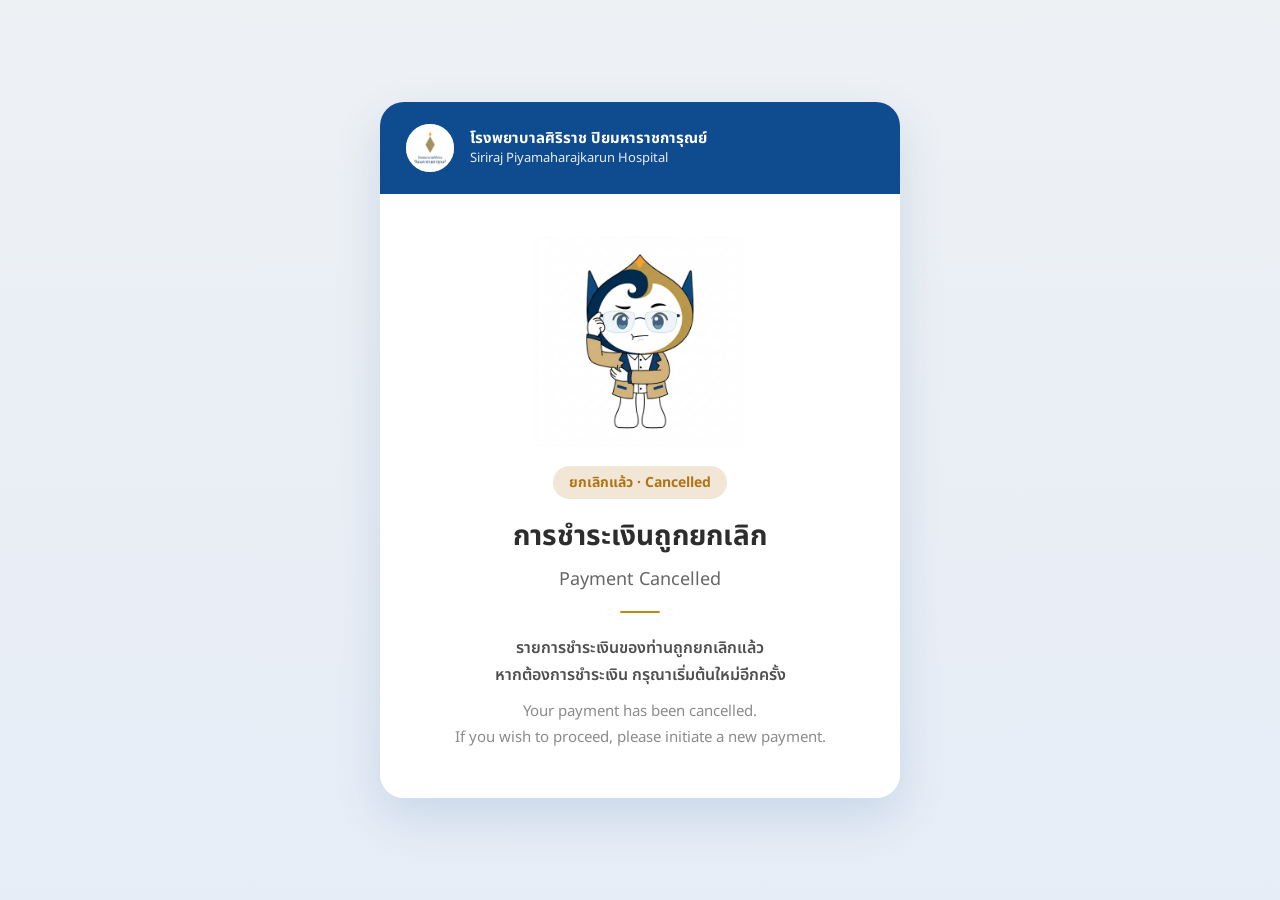
<file: cancle/index.html>
<!DOCTYPE html>
<html lang="th">
<head>
  <meta charset="UTF-8" />
  <meta name="viewport" content="width=device-width, initial-scale=1.0" />
  <title>Payment Cancelled</title>
  <link rel="preconnect" href="https://fonts.googleapis.com" />
  <link rel="preconnect" href="https://fonts.gstatic.com" crossorigin />
  <link href="https://fonts.googleapis.com/css2?family=Google+Sans+Text:wght@400;500;700&family=Noto+Sans+Thai:wght@400;500;700&display=swap" rel="stylesheet" />
  <style>
    * { box-sizing: border-box; }

    body {
      margin: 0;
      font-family: "Google Sans", "Google Sans Text", "Noto Sans Thai", Arial, Helvetica, sans-serif;
      background: linear-gradient(180deg, #eef1f4 0%, #e6edf7 100%);
      min-height: 100vh;
      display: flex;
      align-items: center;
      justify-content: center;
      color: #333;
      padding: clamp(16px, 4vw, 40px);
    }

    .page {
      width: min(100%, 460px);
      background: #ffffff;
      border-radius: 24px;
      overflow: hidden;
      box-shadow: 0 18px 48px rgba(15, 75, 143, 0.14);
    }

    .topbar {
      background: #0f4b8f;
      color: #fff;
      padding: clamp(16px, 2.6vw, 22px) clamp(18px, 3vw, 26px);
      display: flex;
      align-items: center;
      gap: clamp(12px, 2vw, 16px);
    }

    .logo {
      width: clamp(40px, 7vw, 48px);
      height: clamp(40px, 7vw, 48px);
      border-radius: 50%;
      display: flex;
      align-items: center;
      justify-content: center;
      flex-shrink: 0;
      overflow: hidden;
      background: #fff;
      padding: 3px;
      box-shadow: inset 0 0 0 2px rgba(255,255,255,0.8);
    }

    .logo img {
      width: 100%;
      height: 100%;
      display: block;
      object-fit: contain;
      border-radius: 50%;
    }

    .brand {
      line-height: 1.2;
      min-width: 0;
    }

    .brand .th {
      font-size: clamp(13px, 1.7vw, 15px);
      font-weight: 700;
      margin-bottom: 3px;
    }

    .brand .en {
      font-size: clamp(11px, 1.4vw, 13px);
      opacity: 0.9;
    }

    .content {
      padding: clamp(30px, 5vw, 42px) clamp(22px, 5vw, 34px) clamp(34px, 6vw, 46px);
      text-align: center;
      background: #ffffff;
    }

    .icon-wrap {
      width: clamp(150px, 42vw, 210px);
      height: clamp(150px, 42vw, 210px);
      margin: 0 auto 20px;
      display: flex;
      align-items: center;
      justify-content: center;
      overflow: visible;
    }

    .icon {
      width: 100%;
      height: 100%;
      display: block;
      object-fit: contain;
      object-position: center;
    }

    .status-pill {
      display: inline-block;
      padding: 6px 16px;
      border-radius: 999px;
      background: #f2e7d6;
      color: #b07315;
      font-size: clamp(13px, 1.8vw, 14px);
      font-weight: 700;
      margin-bottom: 16px;
      align-self: center;
    }

    h1 {
      margin: 0;
      font-size: clamp(22px, 3.2vw, 28px);
      font-weight: 700;
      color: #2d2d2d;
    }

    .subtitle {
      margin-top: 8px;
      font-size: clamp(15px, 2.2vw, 18px);
      color: #666;
    }

    .divider {
      width: 40px;
      height: 2px;
      background: #c6841b;
      margin: 18px auto 22px;
      border-radius: 999px;
    }

    .message-th {
      max-width: 30rem;
      margin: 0 auto 10px;
      font-size: clamp(15px, 2vw, 16px);
      line-height: 1.7;
      color: #4f4f4f;
      font-weight: 600;
    }

    .message-en {
      max-width: 30rem;
      margin: 0 auto;
      font-size: clamp(14px, 1.9vw, 15px);
      line-height: 1.7;
      color: #8b8b8b;
    }

    .actions {
      margin-top: 24px;
      display: flex;
      justify-content: center;
    }

    .btn {
      display: inline-block;
      padding: 11px 20px;
      border-radius: 10px;
      background: #0f4b8f;
      color: #fff;
      text-decoration: none;
      font-size: 14px;
      font-weight: 700;
    }

    @media (min-width: 768px) {
      .page {
        width: min(100%, 520px);
      }

      .content {
        padding: 42px 40px 48px;
      }
    }

    @media (max-width: 480px) {
      body {
        padding: 12px;
        align-items: center;
      }

      .page {
        width: 100%;
        min-height: calc(100vh - 24px);
        border-radius: 24px;
        display: flex;
        flex-direction: column;
      }

      .topbar {
        align-items: flex-start;
      }

      .content {
        flex: 1;
        padding: 28px 20px 36px;
        display: flex;
        flex-direction: column;
        justify-content: center;
      }

      .brand .th {
        font-size: 13px;
      }

      h1 {
        font-size: 18px;
      }

      .subtitle {
        font-size: 15px;
      }

      .message-th br,
      .message-en br {
        display: none;
      }
    }
  </style>
</head>
<body>
  <div class="page">
    <div class="topbar">
      <div class="logo">
        <img src="../static/SIPH-Logo.png" alt="SIPH Logo" />
      </div>
      <div class="brand">
        <div class="th">โรงพยาบาลศิริราช ปิยมหาราชการุณย์</div>
        <div class="en">Siriraj Piyamaharajkarun Hospital</div>
      </div>
    </div>

    <div class="content">
      <div class="icon-wrap">
        <img class="icon" src="../static/siph_cancle.png" alt="Cancelled status" />
      </div>

      <div class="status-pill">ยกเลิกแล้ว · Cancelled</div>

      <h1>การชำระเงินถูกยกเลิก</h1>
      <div class="subtitle">Payment Cancelled</div>

      <div class="divider"></div>

      <div class="message-th">
        รายการชำระเงินของท่านถูกยกเลิกแล้ว<br />
        หากต้องการชำระเงิน กรุณาเริ่มต้นใหม่อีกครั้ง
      </div>

      <div class="message-en">
        Your payment has been cancelled.<br />
        If you wish to proceed, please initiate a new payment.
      </div>

      <!-- <div class="actions">
        <a href="#" class="btn">เริ่มรายการใหม่</a>
      </div> -->
    </div>
  </div>
</body>
</html>
</file>
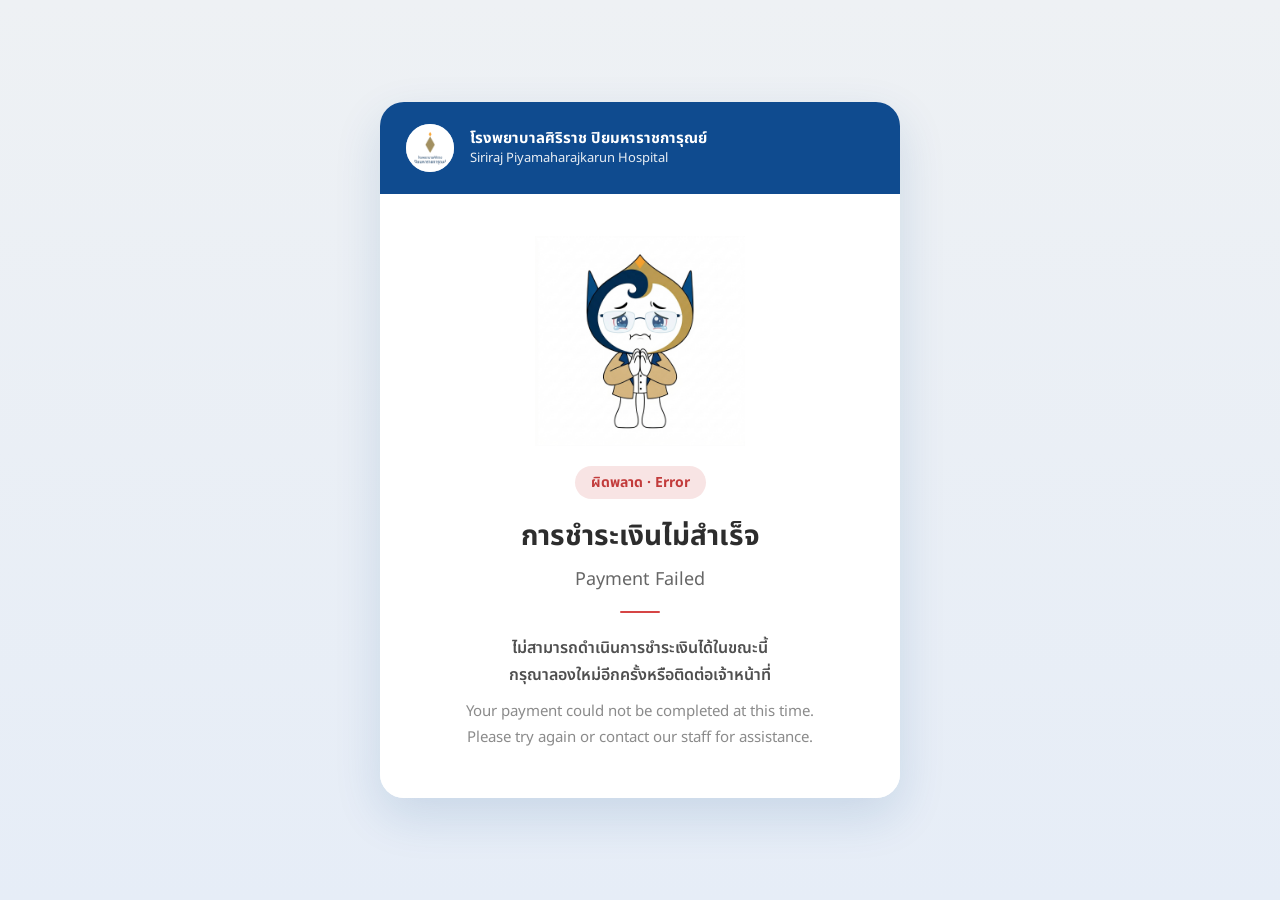
<file: error/index.html>
<!DOCTYPE html>
<html lang="th">
<head>
  <meta charset="UTF-8" />
  <meta name="viewport" content="width=device-width, initial-scale=1.0" />
  <title>Payment Failed</title>
  <link rel="preconnect" href="https://fonts.googleapis.com" />
  <link rel="preconnect" href="https://fonts.gstatic.com" crossorigin />
  <link href="https://fonts.googleapis.com/css2?family=Google+Sans+Text:wght@400;500;700&family=Noto+Sans+Thai:wght@400;500;700&display=swap" rel="stylesheet" />
  <style>
    * { box-sizing: border-box; }

    body {
      margin: 0;
      font-family: "Google Sans", "Google Sans Text", "Noto Sans Thai", Arial, Helvetica, sans-serif;
      background: linear-gradient(180deg, #eef1f4 0%, #e6edf7 100%);
      min-height: 100vh;
      display: flex;
      align-items: center;
      justify-content: center;
      color: #333;
      padding: clamp(16px, 4vw, 40px);
    }

    .page {
      width: min(100%, 460px);
      background: #ffffff;
      border-radius: 24px;
      overflow: hidden;
      box-shadow: 0 18px 48px rgba(15, 75, 143, 0.14);
    }

    .topbar {
      background: #0f4b8f;
      color: #fff;
      padding: clamp(16px, 2.6vw, 22px) clamp(18px, 3vw, 26px);
      display: flex;
      align-items: center;
      gap: clamp(12px, 2vw, 16px);
    }

    .logo {
      width: clamp(40px, 7vw, 48px);
      height: clamp(40px, 7vw, 48px);
      border-radius: 50%;
      display: flex;
      align-items: center;
      justify-content: center;
      flex-shrink: 0;
      overflow: hidden;
      background: #fff;
      padding: 3px;
      box-shadow: inset 0 0 0 2px rgba(255,255,255,0.8);
    }

    .logo img {
      width: 100%;
      height: 100%;
      display: block;
      object-fit: contain;
      border-radius: 50%;
    }

    .brand {
      line-height: 1.2;
      min-width: 0;
    }

    .brand .th {
      font-size: clamp(13px, 1.7vw, 15px);
      font-weight: 700;
      margin-bottom: 3px;
    }

    .brand .en {
      font-size: clamp(11px, 1.4vw, 13px);
      opacity: 0.9;
    }

    .content {
      padding: clamp(30px, 5vw, 42px) clamp(22px, 5vw, 34px) clamp(34px, 6vw, 46px);
      text-align: center;
      background: #ffffff;
    }

    .icon-wrap {
      width: clamp(150px, 42vw, 210px);
      height: clamp(150px, 42vw, 210px);
      margin: 0 auto 20px;
      display: flex;
      align-items: center;
      justify-content: center;
      overflow: visible;
    }

    .icon {
      width: 100%;
      height: 100%;
      display: block;
      object-fit: contain;
      object-position: center;
    }

    .status-pill {
      display: inline-block;
      padding: 6px 16px;
      border-radius: 999px;
      background: #f8e4e4;
      color: #c23b3b;
      font-size: clamp(13px, 1.8vw, 14px);
      font-weight: 700;
      margin-bottom: 16px;
      align-self: center;
    }

    h1 {
      margin: 0;
      font-size: clamp(22px, 3.2vw, 28px);
      font-weight: 700;
      color: #2d2d2d;
    }

    .subtitle {
      margin-top: 8px;
      font-size: clamp(15px, 2.2vw, 18px);
      color: #666;
    }

    .divider {
      width: 40px;
      height: 2px;
      background: #d64545;
      margin: 18px auto 22px;
      border-radius: 999px;
    }

    .message-th {
      max-width: 30rem;
      margin: 0 auto 10px;
      font-size: clamp(15px, 2vw, 16px);
      line-height: 1.7;
      color: #4f4f4f;
      font-weight: 600;
    }

    .message-en {
      max-width: 30rem;
      margin: 0 auto;
      font-size: clamp(14px, 1.9vw, 15px);
      line-height: 1.7;
      color: #8b8b8b;
    }

    .actions {
      margin-top: 24px;
      display: flex;
      justify-content: center;
    }

    .btn {
      display: inline-block;
      padding: 11px 20px;
      border-radius: 10px;
      background: #0f4b8f;
      color: #fff;
      text-decoration: none;
      font-size: 14px;
      font-weight: 700;
    }

    @media (min-width: 768px) {
      .page {
        width: min(100%, 520px);
      }

      .content {
        padding: 42px 40px 48px;
      }
    }

    @media (max-width: 480px) {
      body {
        padding: 12px;
        align-items: center;
      }

      .page {
        width: 100%;
        min-height: calc(100vh - 24px);
        border-radius: 24px;
        display: flex;
        flex-direction: column;
      }

      .topbar {
        align-items: flex-start;
      }

      .content {
        flex: 1;
        padding: 28px 20px 36px;
        display: flex;
        flex-direction: column;
        justify-content: center;
      }

      .brand .th {
        font-size: 13px;
      }

      h1 {
        font-size: 18px;
      }

      .subtitle {
        font-size: 15px;
      }

      .message-th br,
      .message-en br {
        display: none;
      }
    }
  </style>
</head>
<body>
  <div class="page">
    <div class="topbar">
      <div class="logo">
        <img src="../static/SIPH-Logo.png" alt="SIPH Logo" />
      </div>
      <div class="brand">
        <div class="th">โรงพยาบาลศิริราช ปิยมหาราชการุณย์</div>
        <div class="en">Siriraj Piyamaharajkarun Hospital</div>
      </div>
    </div>

    <div class="content">
      <div class="icon-wrap">
        <img class="icon" src="../static/siph_error.png" alt="Error status" />
      </div>

      <div class="status-pill">ผิดพลาด · Error</div>

      <h1>การชำระเงินไม่สำเร็จ</h1>
      <div class="subtitle">Payment Failed</div>

      <div class="divider"></div>

      <div class="message-th">
        ไม่สามารถดำเนินการชำระเงินได้ในขณะนี้<br />
        กรุณาลองใหม่อีกครั้งหรือติดต่อเจ้าหน้าที่
      </div>

      <div class="message-en">
        Your payment could not be completed at this time.<br />
        Please try again or contact our staff for assistance.
      </div>

      <!-- <div class="actions">
        <a href="#" class="btn">ติดต่อเจ้าหน้าที่</a>
      </div> -->
    </div>
  </div>
</body>
</html>
</file>
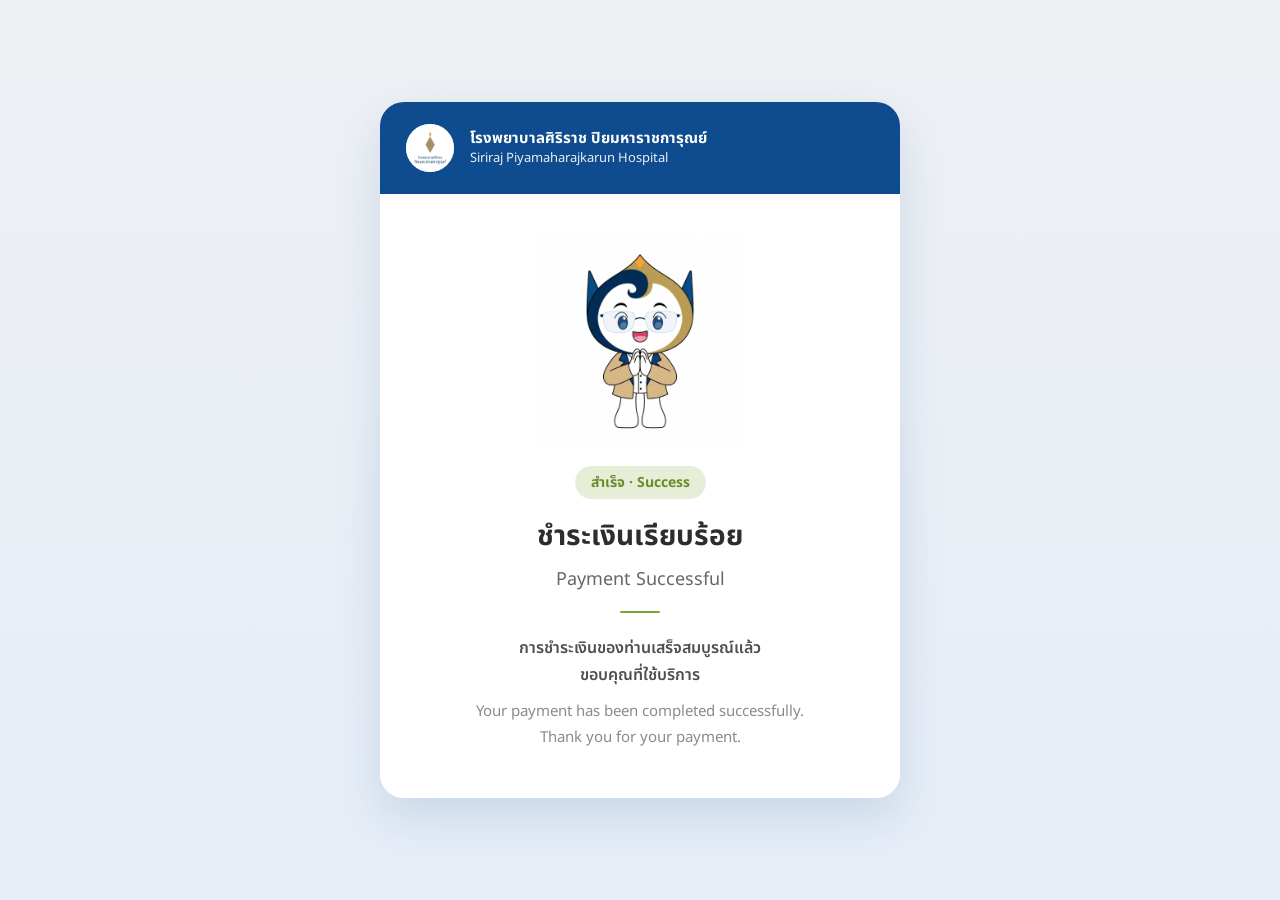
<file: success/index.html>
<!DOCTYPE html>
<html lang="th">
<head>
  <meta charset="UTF-8" />
  <meta name="viewport" content="width=device-width, initial-scale=1.0" />
  <title>Payment Successful</title>
  <link rel="preconnect" href="https://fonts.googleapis.com" />
  <link rel="preconnect" href="https://fonts.gstatic.com" crossorigin />
  <link href="https://fonts.googleapis.com/css2?family=Google+Sans+Text:wght@400;500;700&family=Noto+Sans+Thai:wght@400;500;700&display=swap" rel="stylesheet" />
  <style>
    * { box-sizing: border-box; }

    body {
      margin: 0;
      font-family: "Google Sans", "Google Sans Text", "Noto Sans Thai", Arial, Helvetica, sans-serif;
      background: linear-gradient(180deg, #eef1f4 0%, #e6edf7 100%);
      min-height: 100vh;
      display: flex;
      align-items: center;
      justify-content: center;
      color: #333;
      padding: clamp(16px, 4vw, 40px);
    }

    .page {
      width: min(100%, 460px);
      background: #ffffff;
      border-radius: 24px;
      overflow: hidden;
      box-shadow: 0 18px 48px rgba(15, 75, 143, 0.14);
    }

    .topbar {
      background: #0f4b8f;
      color: #fff;
      padding: clamp(16px, 2.6vw, 22px) clamp(18px, 3vw, 26px);
      display: flex;
      align-items: center;
      gap: clamp(12px, 2vw, 16px);
    }

    .logo {
      width: clamp(40px, 7vw, 48px);
      height: clamp(40px, 7vw, 48px);
      border-radius: 50%;
      display: flex;
      align-items: center;
      justify-content: center;
      flex-shrink: 0;
      overflow: hidden;
      background: #fff;
      padding: 3px;
      box-shadow: inset 0 0 0 2px rgba(255,255,255,0.8);
    }

    .logo img {
      width: 100%;
      height: 100%;
      display: block;
      object-fit: contain;
      border-radius: 50%;
    }

    .brand {
      line-height: 1.2;
      min-width: 0;
    }

    .brand .th {
      font-size: clamp(13px, 1.7vw, 15px);
      font-weight: 700;
      margin-bottom: 3px;
    }

    .brand .en {
      font-size: clamp(11px, 1.4vw, 13px);
      opacity: 0.9;
    }

    .content {
      padding: clamp(30px, 5vw, 42px) clamp(22px, 5vw, 34px) clamp(34px, 6vw, 46px);
      text-align: center;
      background: #ffffff;
    }

    .icon-wrap {
      width: clamp(150px, 42vw, 210px);
      height: clamp(150px, 42vw, 210px);
      margin: 0 auto 20px;
      display: flex;
      align-items: center;
      justify-content: center;
      overflow: visible;
    }

    .icon {
      width: 100%;
      height: 100%;
      display: block;
      object-fit: contain;
      object-position: center;
    }

    .status-pill {
      display: inline-block;
      padding: 6px 16px;
      border-radius: 999px;
      background: #e7eed8;
      color: #6c8b2a;
      font-size: clamp(13px, 1.8vw, 14px);
      font-weight: 700;
      margin-bottom: 16px;
      align-self: center;
    }

    h1 {
      margin: 0;
      font-size: clamp(22px, 3.2vw, 28px);
      font-weight: 700;
      color: #2d2d2d;
    }

    .subtitle {
      margin-top: 8px;
      font-size: clamp(15px, 2.2vw, 18px);
      color: #666;
    }

    .divider {
      width: 40px;
      height: 2px;
      background: #78a52e;
      margin: 18px auto 22px;
      border-radius: 999px;
    }

    .message-th {
      max-width: 30rem;
      margin: 0 auto 10px;
      font-size: clamp(15px, 2vw, 16px);
      line-height: 1.7;
      color: #4f4f4f;
      font-weight: 600;
    }

    .message-en {
      max-width: 30rem;
      margin: 0 auto;
      font-size: clamp(14px, 1.9vw, 15px);
      line-height: 1.7;
      color: #8b8b8b;
    }

    @media (min-width: 768px) {
      .page {
        width: min(100%, 520px);
      }

      .content {
        padding: 42px 40px 48px;
      }
    }

    @media (max-width: 480px) {
      body {
        padding: 12px;
        align-items: center;
      }

      .page {
        width: 100%;
        min-height: calc(100vh - 24px);
        border-radius: 24px;
        display: flex;
        flex-direction: column;
      }

      .topbar {
        align-items: flex-start;
      }

      .content {
        flex: 1;
        padding: 28px 20px 36px;
        display: flex;
        flex-direction: column;
        justify-content: center;
      }

      .brand .th {
        font-size: 13px;
      }

      h1 {
        font-size: 18px;
      }

      .subtitle {
        font-size: 15px;
      }

      .message-th br,
      .message-en br {
        display: none;
      }
    }
  </style>
</head>
<body>
  <div class="page">
    <div class="topbar">
      <div class="logo">
        <img src="../static/SIPH-Logo.png" alt="SIPH Logo" />
      </div>
      <div class="brand">
        <div class="th">โรงพยาบาลศิริราช ปิยมหาราชการุณย์</div>
        <div class="en">Siriraj Piyamaharajkarun Hospital</div>
      </div>
    </div>

    <div class="content">
      <div class="icon-wrap">
        <img class="icon" src="../static/siph_success.png" alt="Success status" />
      </div>

      <div class="status-pill">สำเร็จ · Success</div>

      <h1>ชำระเงินเรียบร้อย</h1>
      <div class="subtitle">Payment Successful</div>

      <div class="divider"></div>

      <div class="message-th">
        การชำระเงินของท่านเสร็จสมบูรณ์แล้ว<br />
        ขอบคุณที่ใช้บริการ
      </div>

      <div class="message-en">
        Your payment has been completed successfully.<br />
        Thank you for your payment.
      </div>
    </div>
  </div>
</body>
</html>
</file>
